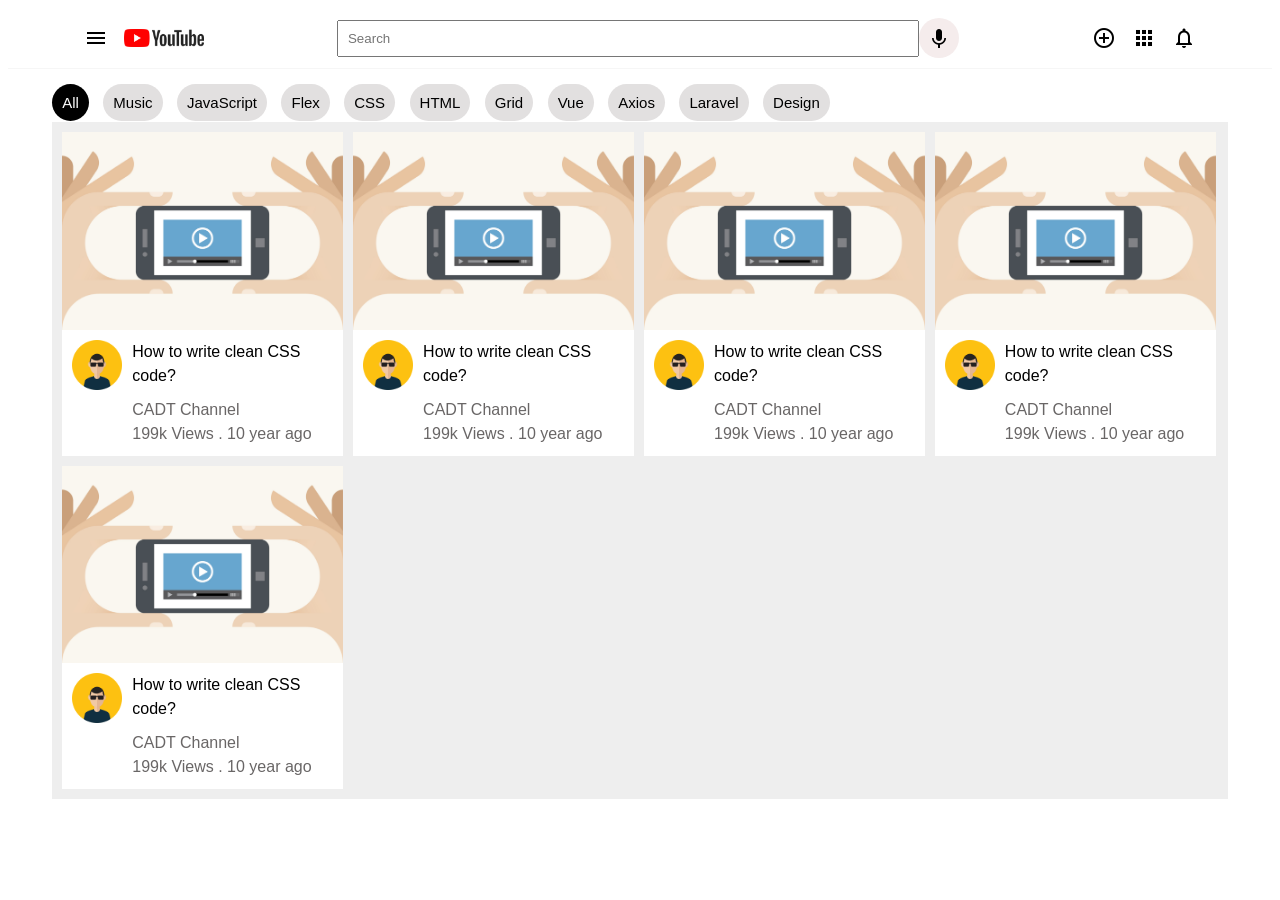
<file: EX 2/index.html>
<!DOCTYPE html>
<html lang="en">
<head>
    <meta charset="UTF-8">
    <meta http-equiv="X-UA-Compatible" content="IE=edge">
    <meta name="viewport" content="width=device-width, initial-scale=1.0">
    <title>YouTube</title>
    <link rel="stylesheet" href="https://fonts.googleapis.com/icon?family=Material+Icons">
    <link rel="stylesheet" href="css/main.css">
</head>
<body>
    <nav>
        <div class="nav-left">
            <i class="material-icons">menu</i>
            <img src="assets/logo.jpg" alt="logo" width="80">
        </div>
        <div class="nav-center">
            <input type="text" placeholder="Search">
            <i class="material-icons">keyboard_voice</i>
        </div>
        <div class="nav-right">
            <i class="material-icons">control_point</i>
            <i class="material-icons">apps</i>
            <i class="material-icons">notifications_none</i>
        </div>
    </nav>
    <header>
        <span class="active">All</span>
        <span>Music</span>
        <span>JavaScript</span>
        <span>Flex</span>
        <span>CSS</span>
        <span>HTML</span>
        <span>Grid</span>
        <span>Vue</span>
        <span>Axios</span>
        <span>Laravel</span>
        <span>Design</span>
    </header>
    <section class="video-container">
        <div class="video">
            <div class="video-thumbnail">
                <img src="assets/video-icon.png" alt="" width="300">
            </div>
            <div class="video-text">
                <div class="avatar">
                    <img src="assets/avatar.jpg" alt="" width="50">
                </div>
                <div class="text">
                    <strong>How to write clean CSS code?</strong>
                    <p>CADT Channel</p>
                    <span>199k Views . 10 year ago</span>
                </div>
            </div>
        </div>

        <div class="video">
            <div class="video-thumbnail">
                <img src="assets/video-icon.png" alt="" width="300">
            </div>
            <div class="video-text">
                <div class="avatar">
                    <img src="assets/avatar.jpg" alt="" width="50">
                </div>
                <div class="text">
                    <strong>How to write clean CSS code?</strong>
                    <p>CADT Channel</p>
                    <span>199k Views . 10 year ago</span>
                </div>
            </div>
        </div>

        <div class="video">
            <div class="video-thumbnail">
                <img src="assets/video-icon.png" alt="" width="300">
            </div>
            <div class="video-text">
                <div class="avatar">
                    <img src="assets/avatar.jpg" alt="" width="50">
                </div>
                <div class="text">
                    <strong>How to write clean CSS code?</strong>
                    <p>CADT Channel</p>
                    <span>199k Views . 10 year ago</span>
                </div>
            </div>
        </div>

        <div class="video">
            <div class="video-thumbnail">
                <img src="assets/video-icon.png" alt="" width="300">
            </div>
            <div class="video-text">
                <div class="avatar">
                    <img src="assets/avatar.jpg" alt="" width="50">
                </div>
                <div class="text">
                    <strong>How to write clean CSS code?</strong>
                    <p>CADT Channel</p>
                    <span>199k Views . 10 year ago</span>
                </div>
            </div>
        </div>

        <div class="video">
            <div class="video-thumbnail">
                <img src="assets/video-icon.png" alt="" width="300">
            </div>
            <div class="video-text">
                <div class="avatar">
                    <img src="assets/avatar.jpg" alt="" width="50">
                </div>
                <div class="text">
                    <strong>How to write clean CSS code?</strong>
                    <p>CADT Channel</p>
                    <span>199k Views . 10 year ago</span>
                </div>
            </div>
        </div>
        
       
    </section>
</body>
</html>
</file>
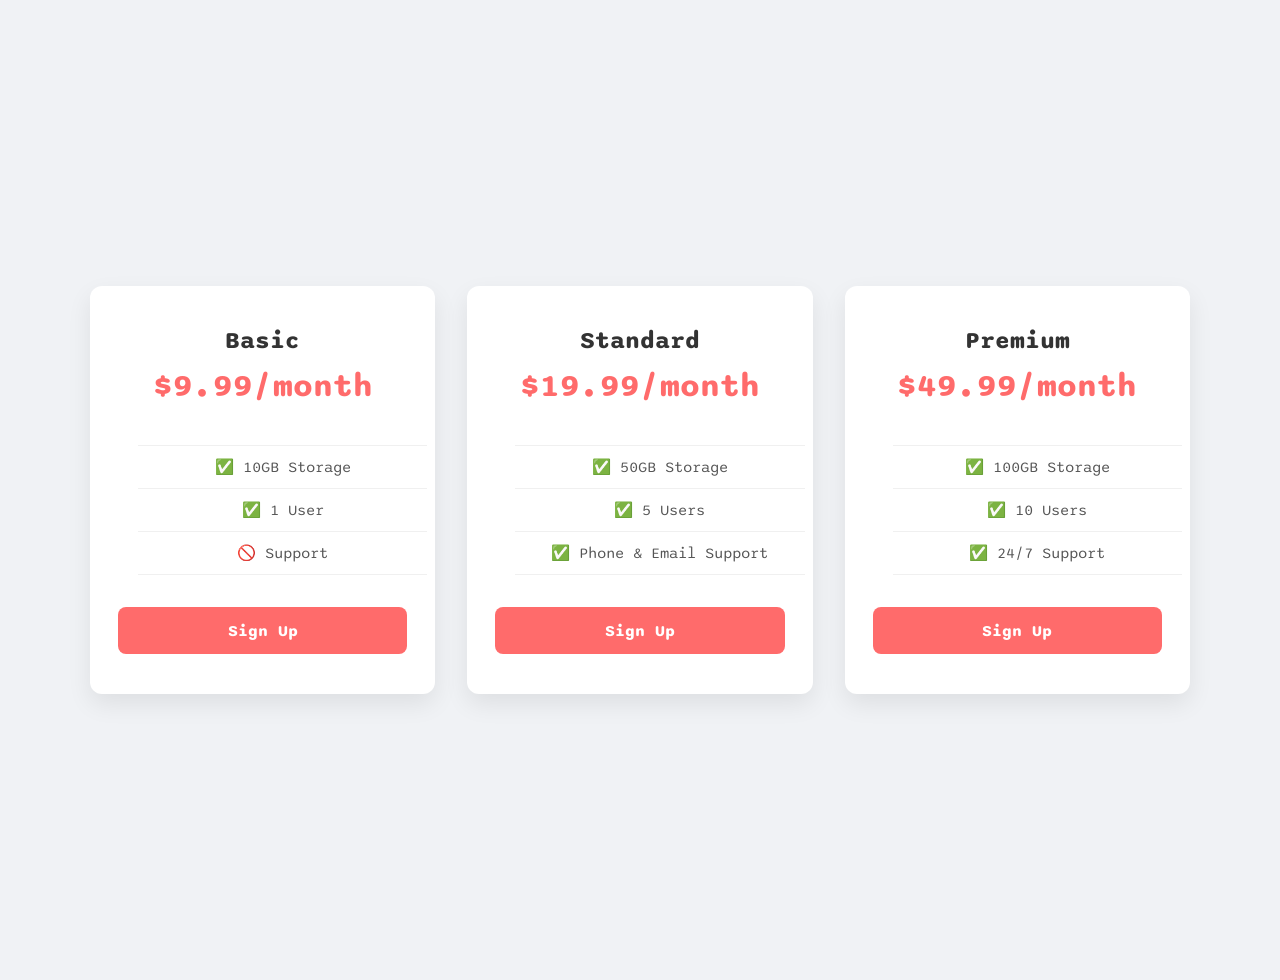
<file: EX 3/index.html>
<!DOCTYPE html>
<html>
  <head>
    <title>Flexbox Pricing Table</title>
    <link rel="preconnect" href="https://fonts.googleapis.com" />
    <link rel="preconnect" href="https://fonts.gstatic.com" crossorigin />
    <link
      href="https://fonts.googleapis.com/css2?family=Sono:wght@400;700&display=swap"
      rel="stylesheet"
    />
    <style>
      body {
        font-family: "Sono", sans-serif;
        background-color: #f0f2f5;
        min-height: 100vh;
        display: flex;
        justify-content: center;
        align-items: center;
        padding: 2rem;
      }

      .pricing-container {
        display: flex;
        flex-direction: row;
        justify-content: center;
        align-items: stretch;
        gap: 2rem;
        max-width: 1100px;
        width: 100%;
      }

      .pricing-plan {
        flex: 1;
        background-color: #ffffff;
        border-radius: 12px;
        padding: 2.5rem 1.75rem;
        box-shadow: 0 10px 25px rgba(0, 0, 0, 0.08);
        display: flex;
        flex-direction: column;
        align-items: center;
        text-align: center;
        transition: transform 0.2s ease, box-shadow 0.2s ease;
      }

      .pricing-plan:hover {
        transform: translateY(-6px);
        box-shadow: 0 15px 30px rgba(0, 0, 0, 0.12);
      }

      .plan-title {
        font-size: 1.5rem;
        font-weight: 700;
        color: #333333;
        margin-bottom: 0.75rem;
      }

      .plan-price {
        font-size: 2rem;
        font-weight: 700;
        color: #ff6b6b;
        margin-bottom: 1.5rem;
      }

      .plan-features {
        list-style: none;
        width: 100%;
        margin-bottom: 2rem;
        flex-grow: 1;
      }

      .plan-features li {
        padding: 0.75rem 0;
        border-bottom: 1px solid #f0f0f0;
        color: #555555;
        font-size: 0.95rem;
      }

      .plan-features li:first-child {
        border-top: 1px solid #f0f0f0;
      }

      .plan-button {
        width: 100%;
        padding: 0.85rem;
        border: none;
        border-radius: 8px;
        background-color: #ff6b6b;
        color: #ffffff;
        font-family: inherit;
        font-size: 1rem;
        font-weight: 700;
        cursor: pointer;
        transition: background-color 0.2s ease;
      }

      .plan-button:hover {
        background-color: #ee5253;
      }

      /* Hint: What can you do with a media query and flexbox? */
      @media (max-width: 1250px) {
      }
    </style>
  </head>

  <body>
    <div class="pricing-container">
      <div class="pricing-plan">
        <div class="plan-title">Basic</div>
        <div class="plan-price">$9.99/month</div>
        <ul class="plan-features">
          <li>✅ 10GB Storage</li>
          <li>✅ 1 User</li>
          <li>🚫 Support</li>
        </ul>
        <button class="plan-button">Sign Up</button>
      </div>
      <div class="pricing-plan">
        <div class="plan-title">Standard</div>
        <div class="plan-price">$19.99/month</div>
        <ul class="plan-features">
          <li>✅ 50GB Storage</li>
          <li>✅ 5 Users</li>
          <li>✅ Phone &amp; Email Support</li>
        </ul>
        <button class="plan-button">Sign Up</button>
      </div>
      <div class="pricing-plan">
        <div class="plan-title">Premium</div>
        <div class="plan-price">$49.99/month</div>
        <ul class="plan-features">
          <li>✅ 100GB Storage</li>
          <li>✅ 10 Users</li>
          <li>✅ 24/7 Support</li>
        </ul>
        <button class="plan-button">Sign Up</button>
      </div>
    </div>
  </body>
</html>
</file>
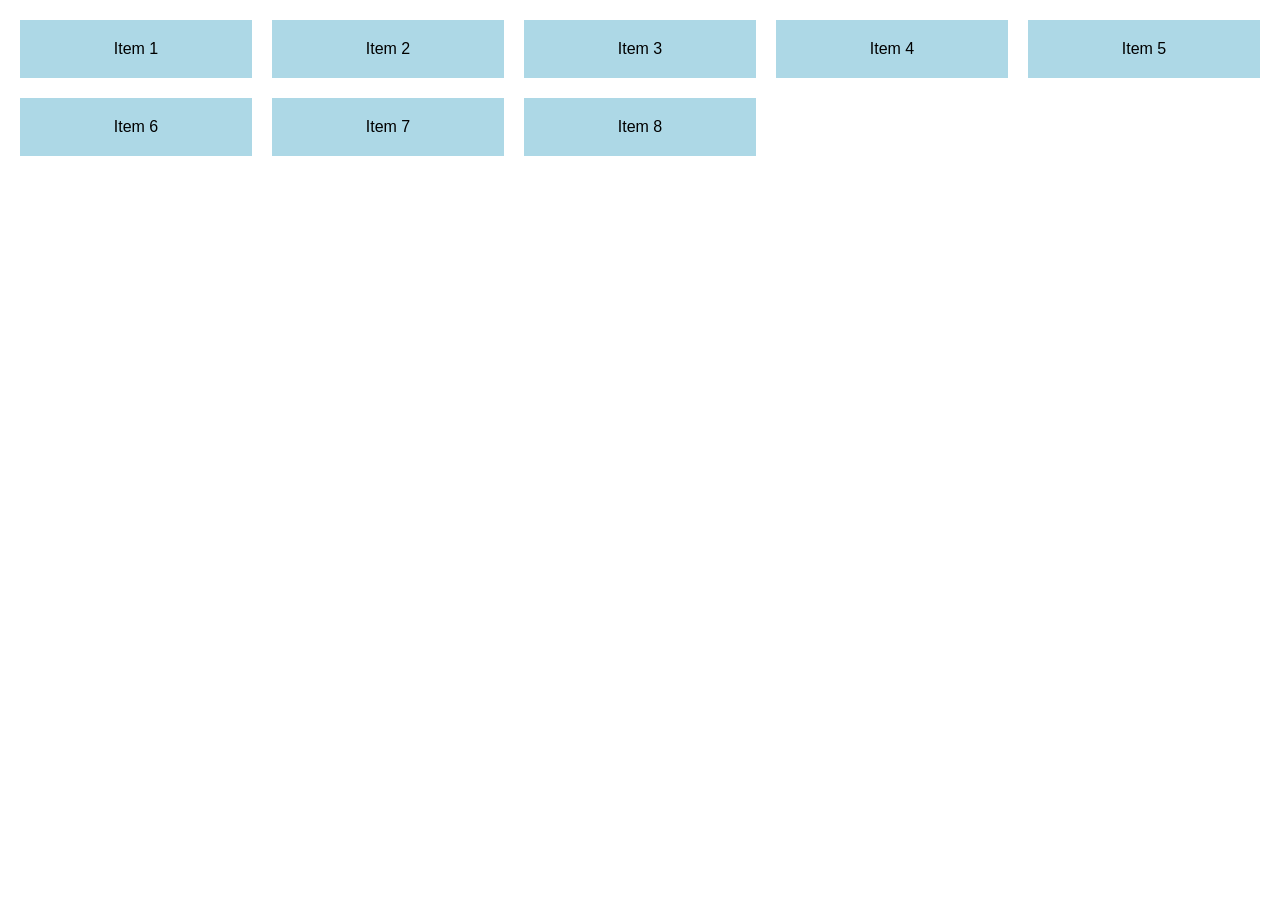
<file: EX-1/index.html>
<!DOCTYPE html>
<html lang="en">
<head>
  <meta charset="UTF-8">
  <meta name="viewport" content="width=device-width, initial-scale=1.0">
  <title>Responsive Grid</title>
  <link rel="stylesheet" href="style.css">
</head>
<body>
  <div class="grid">
    <div class="item">Item 1</div>
    <div class="item">Item 2</div>
    <div class="item">Item 3</div>
    <div class="item">Item 4</div>
    <div class="item">Item 5</div>
    <div class="item">Item 6</div>
    <div class="item">Item 7</div>
    <div class="item">Item 8</div>
  </div>
</body>
</html>
</file>
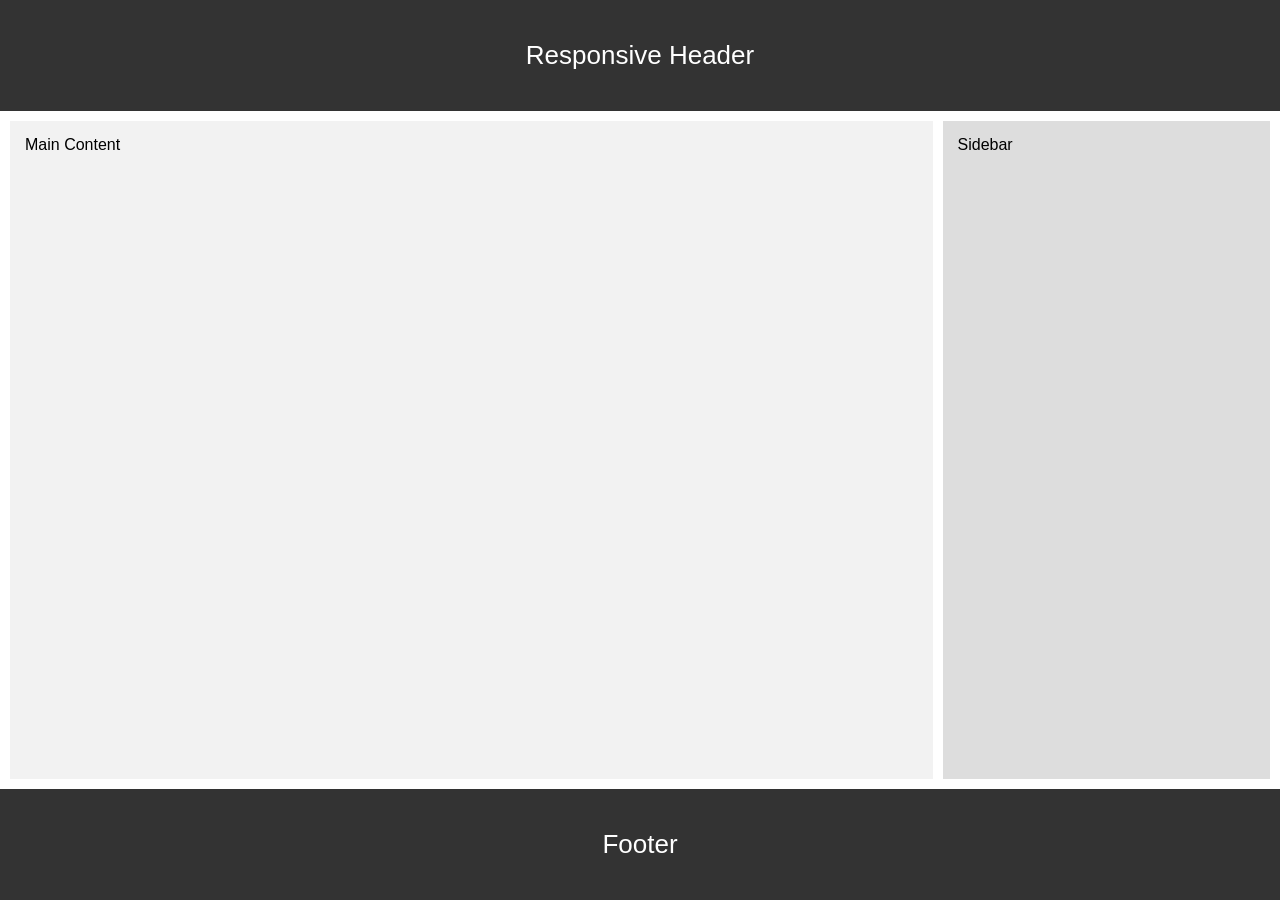
<file: EX-3/index.html>
<!DOCTYPE html>
<html lang="en">
<head>
  <meta charset="UTF-8">
  <meta name="viewport" content="width=device-width, initial-scale=1">
  <title>Responsiveness with Flex Layout</title>
  <link rel="stylesheet" href="style.css">
</head>
<body>
  <header class="header">Responsive Header</header>

  <div class="container">
    <main class="content">Main Content</main>
    <aside class="sidebar">Sidebar</aside>
  </div>

  <footer class="footer">Footer</footer>
</body>
</html>
</file>
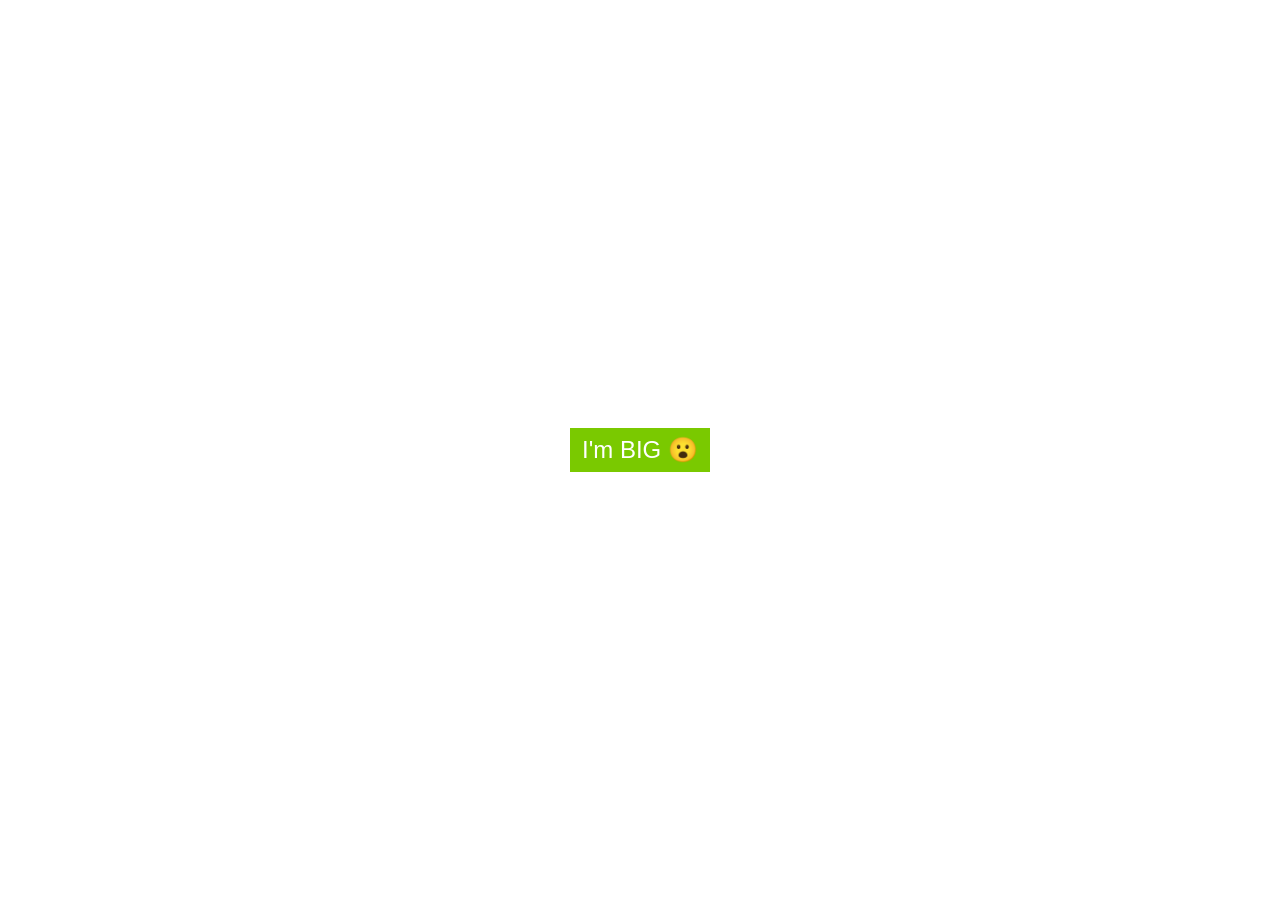
<file: EX-4/index.html>
<!DOCTYPE html>
<html lang="en">
<head>
  <meta charset="UTF-8">
  <meta name="viewport" content="width=device-width, initial-scale=1">
  <title>Media Query</title>
  <link rel="stylesheet" href="style.css">
</head>
<body>
  <div class="wrapper">
    <div class="content">
      <span class="small">I'm SMALL 😊</span>
      <span class="big">I'm BIG 😮</span>
    </div>
  </div>
</body>
</html>
</file>
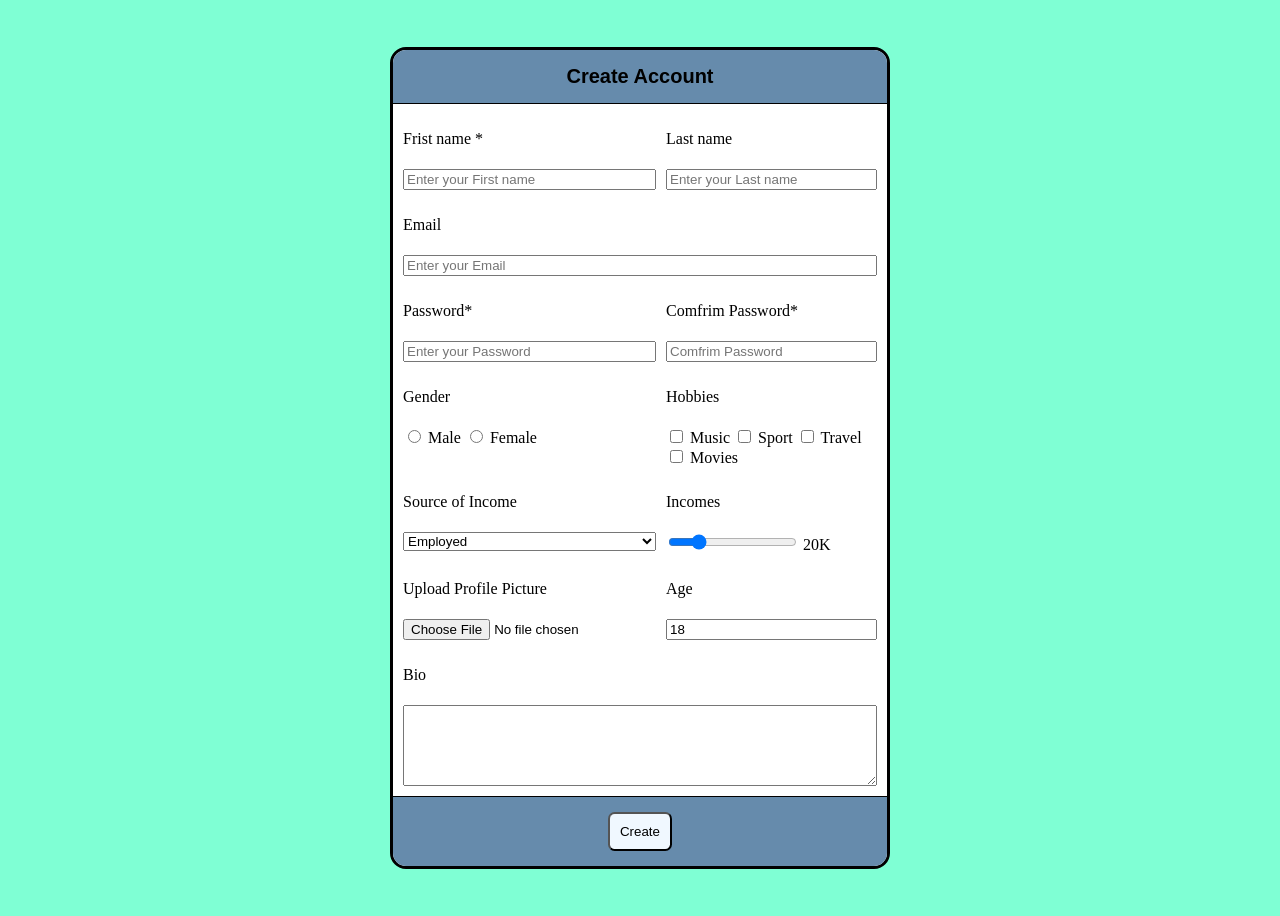
<file: pratice/index.html>
<!DOCTYPE html>
<html lang="en">
<head>
    <meta charset="UTF-8">
    <meta name="viewport" content="width=device-width, initial-scale=1.0">
    <title>Document</title>
    <link rel="stylesheet" href="style.css">
</head>
<body>
    <div class="container">
        <div class="p">
        <h2>Create Account</h2>
            <div class="b">
                <div class="g">
                    <p>Frist name *</p>
                    <input type="text" placeholder="Enter your First name">
                </div>
                <div class="g">
                    <p>Last name</p>
                    <input type="text" placeholder="Enter your Last name">
                </div>
                <div class="g e">
                    <p>Email</p>
                    <input type="text" placeholder="Enter your Email">
                </div>
                <div class="g">
                    <p>Password*</p>
                    <input type="text" placeholder="Enter your Password">
                </div>
                <div class="g">
                    <p>Comfrim Password*</p>
                    <input type="text" placeholder="Comfrim Password">
                </div>
                <div class="g">
                    <p>Gender</p>
                    <div class="options">
                        <label><input type="radio" name="gender"> Male</label>
                        <label><input type="radio" name="gender"> Female</label>
                    </div>
                </div>
                <div class="g">
                    <p>Hobbies</p>
                    <div class="options">
                        <label><input type="checkbox"> Music</label>
                        <label><input type="checkbox"> Sport</label>
                        <label><input type="checkbox"> Travel</label>
                        <label><input type="checkbox"> Movies</label>
                    </div>
                </div>
                <div class="g">
                    <p>Source of Income</p>
                    <select>
                        <option>Employed</option>
                        <option>Self-employed</option>
                        <option>Unemployed</option>
                        <option>Student</option>
                    </select>
                </div>
                <div class="g">
                    <p>Incomes</p>
                    <div class="income">
                        <input type="range" min="0" max="100" value="20">
                        <span>20K</span>
                    </div>
                </div>
                <div class="g">
                    <p>Upload Profile Picture</p>
                    <input type="file">
                </div>
                <div class="g">
                    <p>Age</p>
                    <input type="text" value="18">
                </div>
                <div class="g e">
                    <p>Bio</p>
                    <textarea rows="5"></textarea>
                </div>
            </div>
            <div class="footer">
                    <button class="r"type="submit">Create</button>
            </div>
        </div>
    </div>
</body>
</html>
</file>
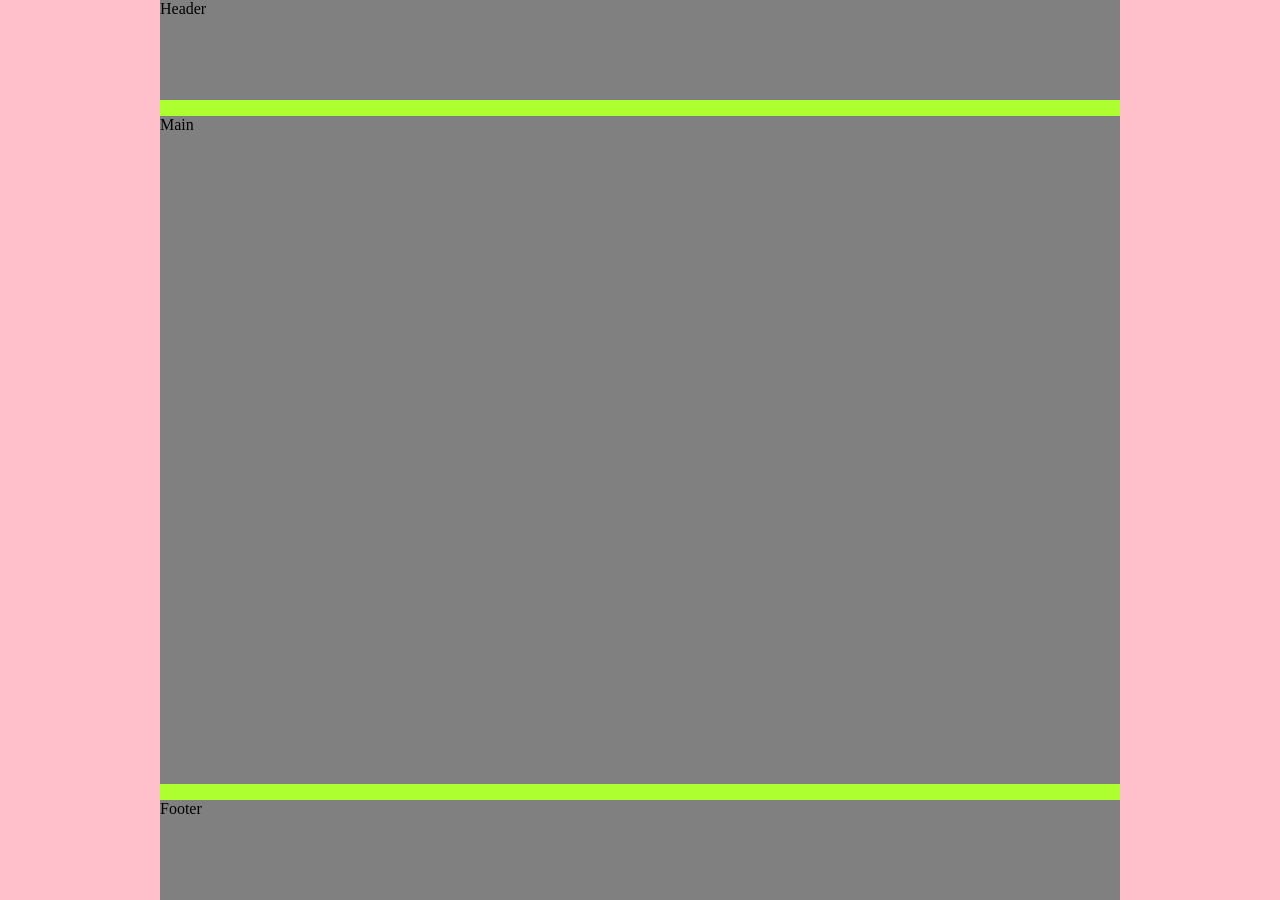
<file: exercice-1-start.html>
<!DOCTYPE html>
<html lang="en">
<head>
  <meta charset="UTF-8">
  <meta name="viewport" content="width=device-width, initial-scale=1.0">
  <title>Flexbox Layout</title>

  <style>
    body {
      margin: 0;
      padding: 0;
    }

    .container {
      height: 100vh;
      box-sizing: border-box;

      display: flex;
      flex-direction: column;

      /* replaces the two 10em side columns of the grid */
      padding: 0 10em;

      background: pink;
    }

    header {
      flex: 0 0 100px;
      background: grey;
    }

    .line1 {
      flex: 0 0 1em;
      background: greenyellow;
    }

    main {
      flex: 1;              /* takes the remaining height, like 1fr */
      background: grey;
    }

    .line2 {
      flex: 0 0 1em;
      background: greenyellow;
    }

    footer {
      flex: 0 0 100px;
      background: grey;
    }
  </style>
</head>

<body>
  <div class="container">

    <header>Header</header>

    <div class="line1"></div>

    <main>Main</main>

    <div class="line2"></div>

    <footer>Footer</footer>

  </div>
</body>
</html>
</file>
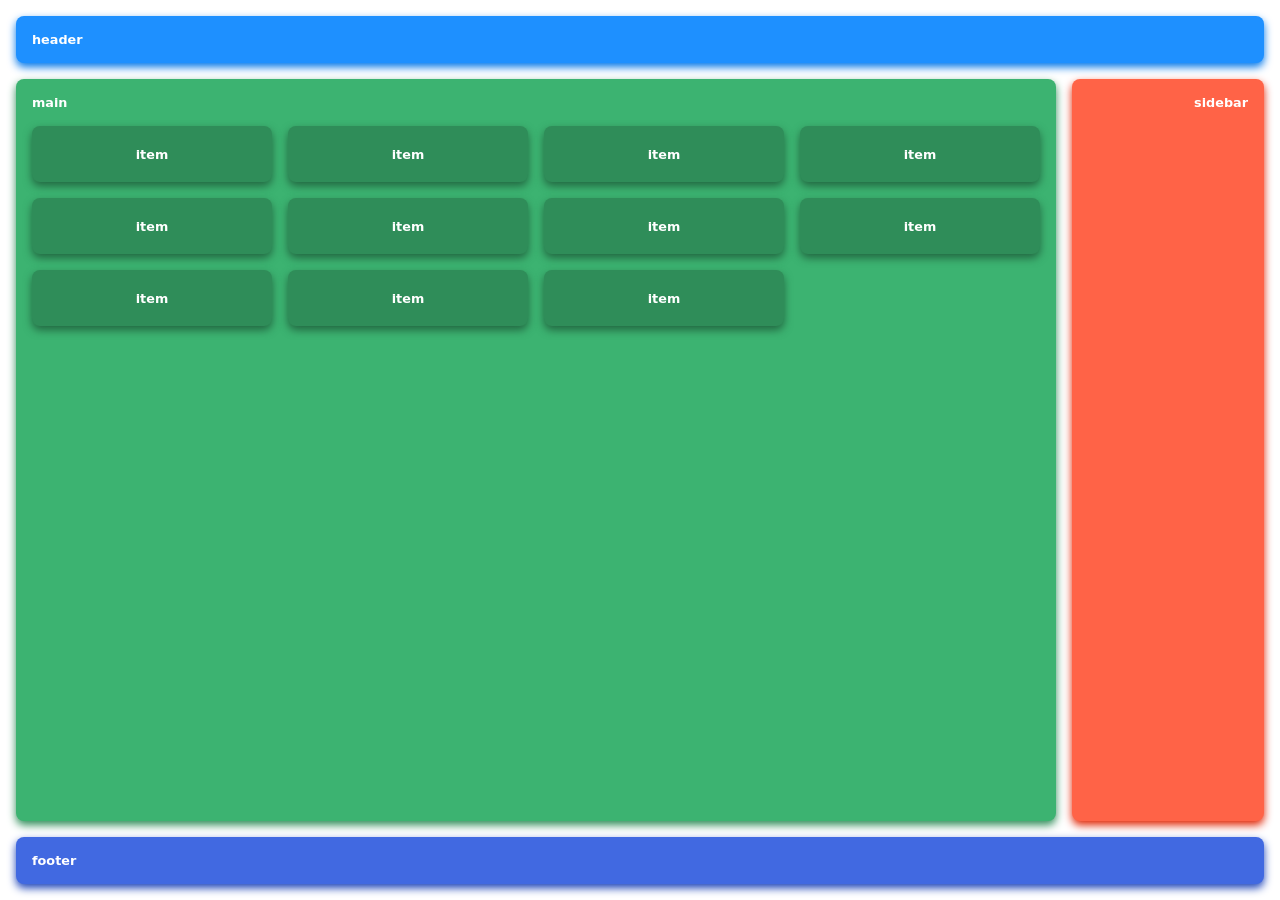
<file: exercise-3.html>
<!DOCTYPE html>
<html lang="en">
<head>
<meta charset="UTF-8">
<meta name="viewport" content="width=device-width, initial-scale=1">
<title>Exercise 3 - Flexbox layout</title>
<style>
  * { box-sizing: border-box; margin: 0; padding: 0; }

  body {
    font-family: system-ui, sans-serif;
    font-size: 0.8rem;
    font-weight: 700;
    color: #fff;
    min-height: 100vh;
    padding: 1rem;
    display: flex;
    flex-direction: column;   
    gap: 1rem;             
  }

  .box {
    border-radius: 0.5rem;
    padding: 1rem;
  }

  header  { flex: 0 0 auto; background: #1e90ff; box-shadow: 0 0.25rem 0.5rem #0077ea; }
  footer  { flex: 0 0 auto; background: #4169e1; box-shadow: 0 0.25rem 0.5rem #1d44b8; }

  .middle {
    flex: 1 1 auto;
    display: flex;
    gap: 1rem;
  }

  main {
    flex: 1 1 0;            
    background: #3cb371;
    box-shadow: 0 0.25rem 0.5rem #2f8d59;
    display: flex;
    flex-direction: column;
    gap: 1rem;
  }

  aside {
    flex: 0 0 12rem;
    background: #ff6347;
    box-shadow: 0 0.25rem 0.5rem #e02200;
  }

  .items {
    display: flex;
    flex-wrap: wrap;
    gap: 1rem;
    align-content: flex-start;
  }

  .item {
    flex: 0 0 calc((100% - 3rem) / 4);  
    min-width: 4rem;
    height: 3.5rem;
    display: flex;
    align-items: center;
    justify-content: center;
    background: #2f8d59;
    box-shadow: 0 0.25rem 0.5rem #226741;
    border-radius: 0.5rem;
  }

 
  aside { display: flex; justify-content: flex-end; align-items: flex-start; }
</style>
</head>
<body>
  <header class="box">header</header>

  <div class="middle">
    <main class="box">
      <span>main</span>
      <div class="items">
        <div class="item">item</div>
        <div class="item">item</div>
        <div class="item">item</div>
        <div class="item">item</div>
        <div class="item">item</div>
        <div class="item">item</div>
        <div class="item">item</div>
        <div class="item">item</div>
        <div class="item">item</div>
        <div class="item">item</div>
        <div class="item">item</div>
      </div>
    </main>
    <aside class="box">sidebar</aside>
  </div>

  <footer class="box">footer</footer>
</body>
</html>
</file>
<file: EX 2/css/main.css>
body {
    font-family: Roboto, Arial, sans-serif;
}
nav {
 
    /*  TODO */
    display: flex;
    justify-content: space-around;
    align-items: center;
    box-shadow: rgba(27, 31, 35, 0.04) 0px 1px 0px, rgba(255, 255, 255, 0.25) 0px 1px 0px inset;
    padding: 10px;

}
.nav-left {
    /*  TODO */
    display: flex;
    align-items: center;
    gap: 16px;
}
.nav-right {
    /*  TODO */
    display: flex;
    align-items: center;
    justify-content: space-around;
    gap: 16px;
}
.nav-center {
    /*  TODO */
    display: flex;
    align-items: center;
    width: 50%;
}
.nav-center input {
    width: 90%;
    padding: 9px;
}
.nav-center i {
    background: #f5ecec;
    padding: 8px;
    box-sizing: border-box;
    border-radius: 50%;
}
header {
    width: 93%;
    margin: auto;
    margin-top: 16px;
    padding: 10px;
}
header span {
    padding: 10px;
    background: #e2e0e0;
    border-radius: 40px;
    cursor: pointer;
    font-size: 15px;
    margin-right: 10px;
}
.active {
    background: #000;
    color: #fff;
}
.video-container { 
    /*  TODO */
    display: flex;
    flex-wrap: wrap;
    gap: 10px;
    width: 93%;
    margin: auto;
    padding: 10px;
    box-sizing: border-box;
    background: #eee;
}
.video {

   /*  TODO */
    flex: 0 0 calc(25% - 8px);
    box-sizing: border-box;
    background: #fff;
}
.video-thumbnail img {
   /*  TODO */
    display: block;
    width: 100%;
    height: auto;
}
.video-text {
  /*  TODO */
    display: flex;
    align-items: flex-start;
    gap: 10px;
    padding: 10px;
}


.text {
    line-height: 1.5;
}
.text p {
    margin: 0;
    margin-top: 10px;
}
.text p,
.text span {
    color: rgb(105, 102, 102);
}
.text strong {
    font-weight: 500;
}
</file>
<file: EX-1/style.css>
* {
  box-sizing: border-box;
}

body {
  margin: 0;
  padding: 20px;
  font-family: Arial, sans-serif;
}

/* Large screens: 5 columns */
.grid {
  display: grid;
  grid-template-columns: repeat(5, 1fr);
  gap: 20px;
}

.item {
  background-color: lightblue;
  padding: 20px;
  text-align: center;
}

/* max-width 1000px: 3 columns */
@media (max-width: 1000px) {
  .grid {
    grid-template-columns: repeat(3, 1fr);
    gap: 15px;
  }
}

/* max-width 768px: 2 columns */
@media (max-width: 768px) {
  .grid {
    grid-template-columns: repeat(2, 1fr);
    gap: 10px;
  }
}

/* max-width 480px: 1 column */
@media (max-width: 480px) {
  body {
    padding: 10px;
  }

  .grid {
    grid-template-columns: 1fr;
    gap: 8px;
  }
}
</file>
<file: EX-3/style.css>
* {
  box-sizing: border-box;
  margin: 0;
  padding: 0;
}

body {
  font-family: Arial, Helvetica, sans-serif;
  display: flex;
  flex-direction: column;
  min-height: 100vh;
}

/* ---------- Mobile (default, below 600px) ---------- */
.header,
.footer {
  background: #333;
  color: #fff;
  text-align: center;
  padding: 15px;
  font-size: 16px;
}

.container {
  display: flex;
  flex-direction: column;   /* stacked vertically */
  flex: 1;
  padding: 10px;
  gap: 10px;
}

.content,
.sidebar {
  width: 100%;              /* equal full width */
  padding: 15px;
}

.content {
  background: #f2f2f2;
}

.sidebar {
  background: #ddd;
}

/* ---------- Medium screens (600px to 900px) ---------- */
@media (min-width: 600px) {
  .header,
  .footer {
    padding: 25px;
    font-size: 20px;
  }

  .container {
    flex-direction: row;    /* two columns side by side */
  }

  .content,
  .sidebar {
    flex: 1;                /* equal columns */
    width: auto;
  }
}

/* ---------- Large screens (900px and wider) ---------- */
@media (min-width: 900px) {
  .header,
  .footer {
    padding: 40px;
    font-size: 26px;
  }

  .content {
    flex: 3;                /* content gets more space */
  }

  .sidebar {
    flex: 1;                /* sidebar shrinks a little */
  }
}
</file>
<file: EX-4/style.css>
* {
  box-sizing: border-box;
  margin: 0;
  padding: 0;
}

.wrapper {
  display: flex;
  justify-content: center;
  align-items: center;
  min-height: 100vh;
}

.content {
  font-family: Arial, Helvetica, sans-serif;
  font-size: 24px;
  color: #fff;
}

.content span {
  padding: 8px 12px;
}

/* Default (wide screens): show BIG, hide SMALL */
.small {
  display: none;
  background: red;
  font-size: 14px;
}

.big {
  display: inline-block;
  background: #7ac900;
}

/* Narrow screens: show SMALL, hide BIG */
@media only screen and (max-width: 600px) {
  .small {
    display: inline-block;
  }

  .big {
    display: none;
  }
}
</file>
<file: pratice/style.css>
*{
    box-sizing: border-box;
}
body{
    display: flex;
    justify-content: center;
    align-items: center;
    min-height: 100vh;
    background-color: aquamarine;

}
.container{
    border: 3px solid black;
    background-color: #ffffff;
    width: 500px;
    border-radius: 1em;
    overflow: hidden;
    /* padding: 20px; */
}
h2{
    margin: 0;
    text-align: center;
    padding: 15px;
    border-bottom: 1px solid ;
    font-family: 'Gill Sans', 'Gill Sans MT', Calibri, 'Trebuchet MS', sans-serif;
    font-size: 20px;
    width: 100%;
    background-color: rgb(102, 139, 172);
}
.b{
    display: grid;
    grid-template-columns: repeat(2,1fr);
    padding: 10px 10px;
    gap: 10px;
}
.g{
    display: flex;
    flex-direction: column;
    gap: 5px;
}
.e{
    grid-column: span 2;
}
.footer{
    text-align: center;
    padding: 15px;
    border-top: 1px solid black;
    background-color: rgb(102, 139, 172);
}
.r{
    padding: 10px 10px;
    background-color: aliceblue;
    border-radius: 0.5em;;
}
.r:hover{
    background-color: blueviolet;
    color:#ffffff;
}
</file>
